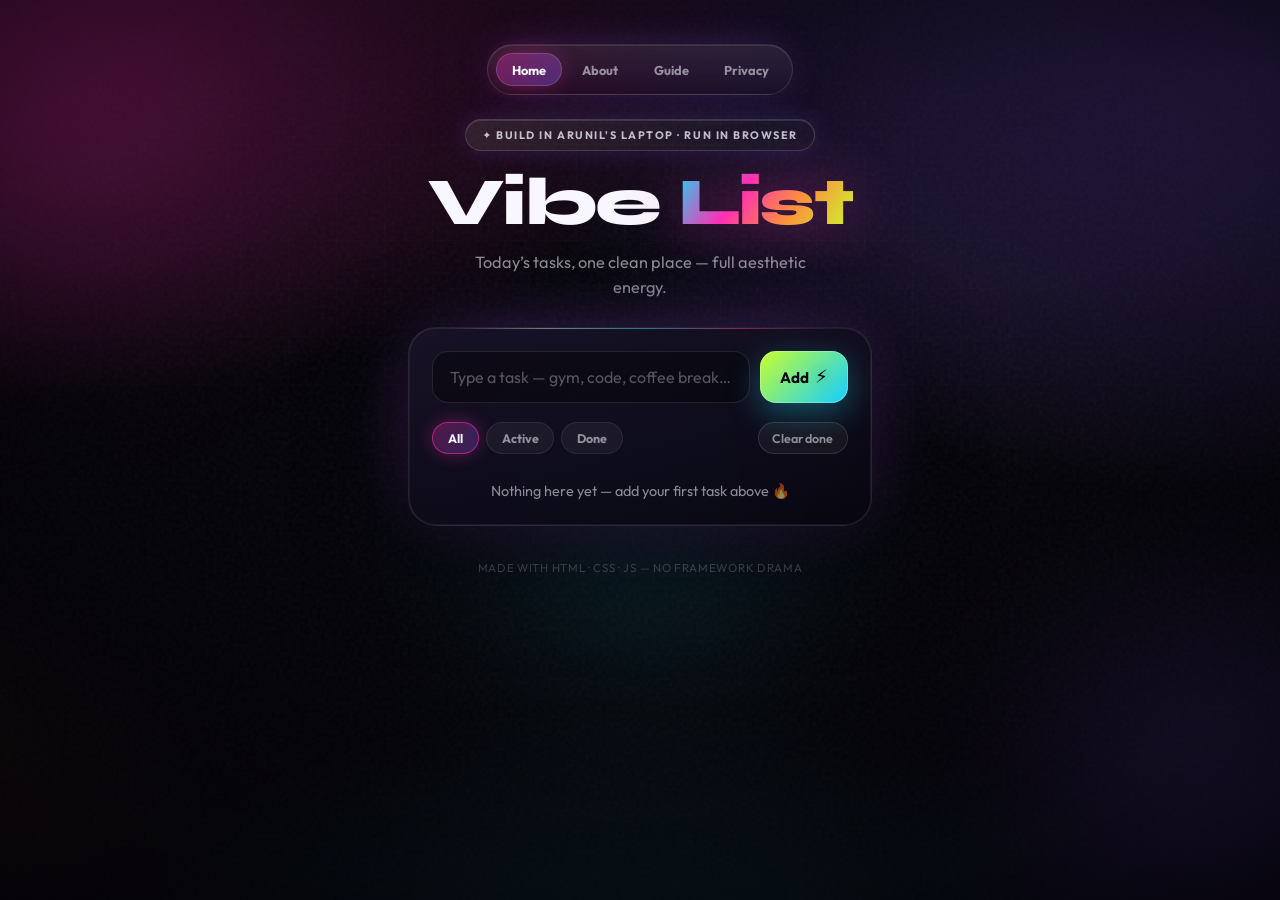
<file: index.html>
<!DOCTYPE html>
<html lang="en">
  <head>
    <meta charset="UTF-8" />
    <meta name="viewport" content="width=device-width, initial-scale=1.0" />
    <title>VibeList — todos that slap</title>
    <link rel="preconnect" href="https://fonts.googleapis.com" />
    <link rel="preconnect" href="https://fonts.gstatic.com" crossorigin />
    <link
      href="https://fonts.googleapis.com/css2?family=Outfit:wght@400;600;700;800&family=Syne:wght@600;700;800&display=swap"
      rel="stylesheet"
    />
    <link rel="stylesheet" href="styles.css" />
  </head>
  <body>
    <div class="scene" aria-hidden="true">
      <div class="aurora"></div>
      <div class="grid-overlay"></div>
      <div class="noise"></div>
      <div class="glow glow--1"></div>
      <div class="glow glow--2"></div>
      <div class="glow glow--3"></div>
      <div class="vignette"></div>
    </div>

    <main class="shell">
      <nav class="site-nav" aria-label="Main">
        <a href="index.html" aria-current="page">Home</a>
        <a href="about.html">About</a>
        <a href="guide.html">Guide</a>
        <a href="privacy.html">Privacy</a>
      </nav>

      <header class="hero">
        <p class="badge">✦ Build in arunil's laptop · run in browser</p>
        <h1 class="title">
          <span class="title__line">Vibe</span>
          <span class="title__line title__line--accent">List</span>
        </h1>
        <p class="tagline">Today’s tasks, one clean place — full aesthetic energy.</p>
      </header>

      <section class="panel" aria-labelledby="app-heading">
        <h2 id="app-heading" class="visually-hidden">Todo list</h2>

        <form class="composer" id="form-add" autocomplete="off">
          <label class="visually-hidden" for="input-todo">New task</label>
          <input
            id="input-todo"
            class="composer__input"
            type="text"
            name="todo"
            placeholder="Type a task — gym, code, coffee break…"
            maxlength="200"
            required
          />
          <button type="submit" class="btn btn--primary">
            <span class="btn__sheen" aria-hidden="true"></span>
            <span class="btn__inner">
              <span>Add</span>
              <span class="btn__spark" aria-hidden="true">⚡</span>
            </span>
          </button>
        </form>

        <div class="toolbar">
          <div class="filters" role="tablist" aria-label="Filter tasks">
            <button type="button" class="chip chip--active" data-filter="all" role="tab" aria-selected="true">
              All
            </button>
            <button type="button" class="chip" data-filter="active" role="tab" aria-selected="false">
              Active
            </button>
            <button type="button" class="chip" data-filter="completed" role="tab" aria-selected="false">
              Done
            </button>
          </div>
          <button type="button" class="btn btn--ghost" id="btn-clear" title="Remove all completed tasks">
            Clear done
          </button>
        </div>

        <ul class="list" id="list" aria-live="polite"></ul>
        <p class="empty" id="empty">Nothing here yet — add your first task above 🔥</p>
      </section>

      <footer class="foot">
        <span>Made with HTML · CSS · JS — no framework drama</span>
      </footer>
    </main>

    <script src="app.js"></script>
  </body>
</html>
</file>
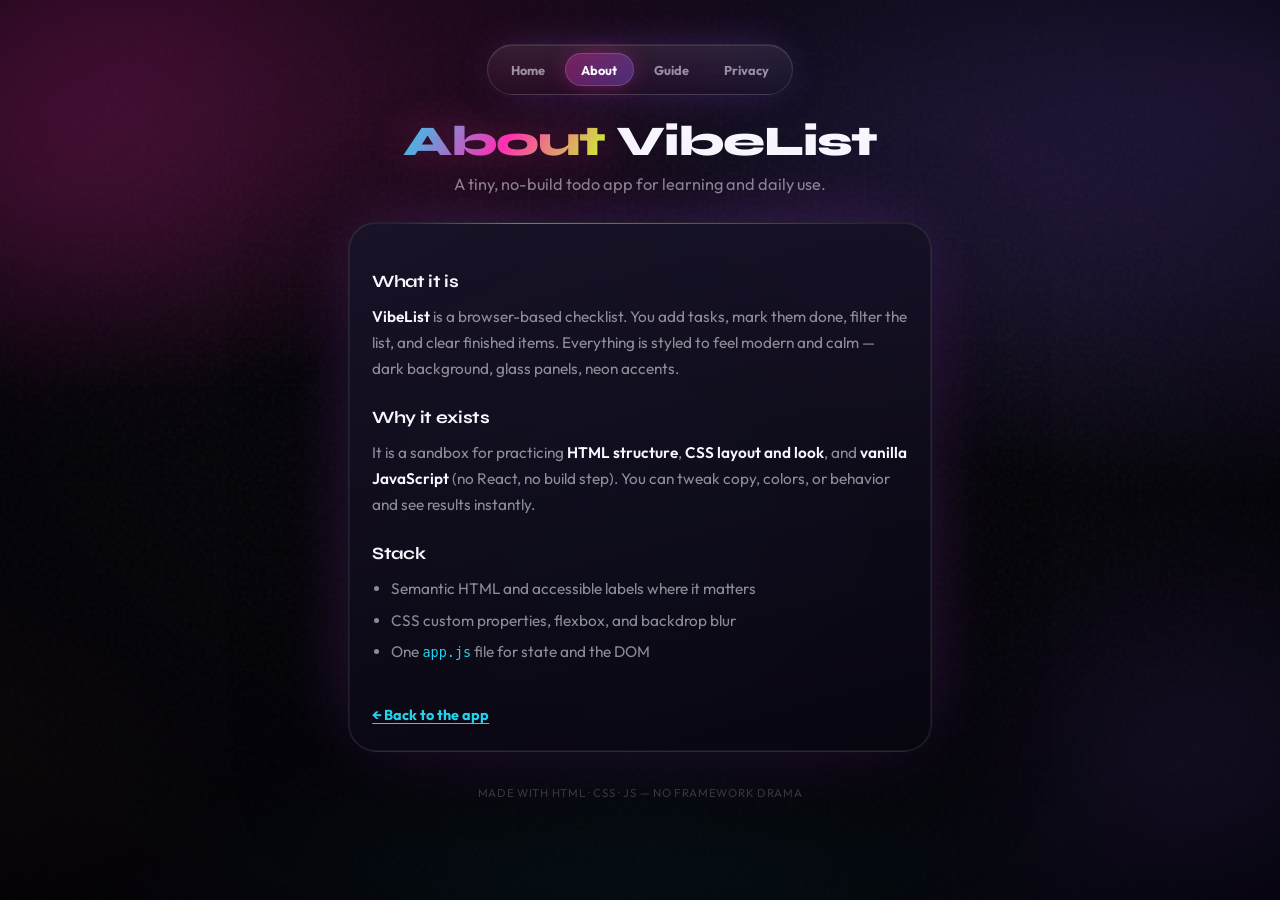
<file: about.html>
<!DOCTYPE html>
<html lang="en">
  <head>
    <meta charset="UTF-8" />
    <meta name="viewport" content="width=device-width, initial-scale=1.0" />
    <title>About — VibeList</title>
    <link rel="preconnect" href="https://fonts.googleapis.com" />
    <link rel="preconnect" href="https://fonts.gstatic.com" crossorigin />
    <link
      href="https://fonts.googleapis.com/css2?family=Outfit:wght@400;600;700;800&family=Syne:wght@600;700;800&display=swap"
      rel="stylesheet"
    />
    <link rel="stylesheet" href="styles.css" />
  </head>
  <body>
    <div class="scene" aria-hidden="true">
      <div class="aurora"></div>
      <div class="grid-overlay"></div>
      <div class="noise"></div>
      <div class="glow glow--1"></div>
      <div class="glow glow--2"></div>
      <div class="glow glow--3"></div>
      <div class="vignette"></div>
    </div>

    <main class="shell shell--wide">
      <nav class="site-nav" aria-label="Main">
        <a href="index.html">Home</a>
        <a href="about.html" aria-current="page">About</a>
        <a href="guide.html">Guide</a>
        <a href="privacy.html">Privacy</a>
      </nav>

      <header class="page-head">
        <h1 class="page-title"><span class="page-title--accent">About</span> VibeList</h1>
        <p class="page-lede">A tiny, no-build todo app for learning and daily use.</p>
      </header>

      <section class="panel prose" aria-labelledby="about-what">
        <h2 id="about-what" class="visually-hidden">What it is</h2>
        <h3>What it is</h3>
        <p>
          <strong>VibeList</strong> is a browser-based checklist. You add tasks, mark them done, filter the
          list, and clear finished items. Everything is styled to feel modern and calm — dark background,
          glass panels, neon accents.
        </p>

        <h3>Why it exists</h3>
        <p>
          It is a sandbox for practicing <strong>HTML structure</strong>, <strong>CSS layout and look</strong>,
          and <strong>vanilla JavaScript</strong> (no React, no build step). You can tweak copy, colors, or
          behavior and see results instantly.
        </p>

        <h3>Stack</h3>
        <ul>
          <li>Semantic HTML and accessible labels where it matters</li>
          <li>CSS custom properties, flexbox, and backdrop blur</li>
          <li>One <code>app.js</code> file for state and the DOM</li>
        </ul>

        <a class="back-link" href="index.html">← Back to the app</a>
      </section>

      <footer class="foot">
        <span>Made with HTML · CSS · JS — no framework drama</span>
      </footer>
    </main>
  </body>
</html>
</file>
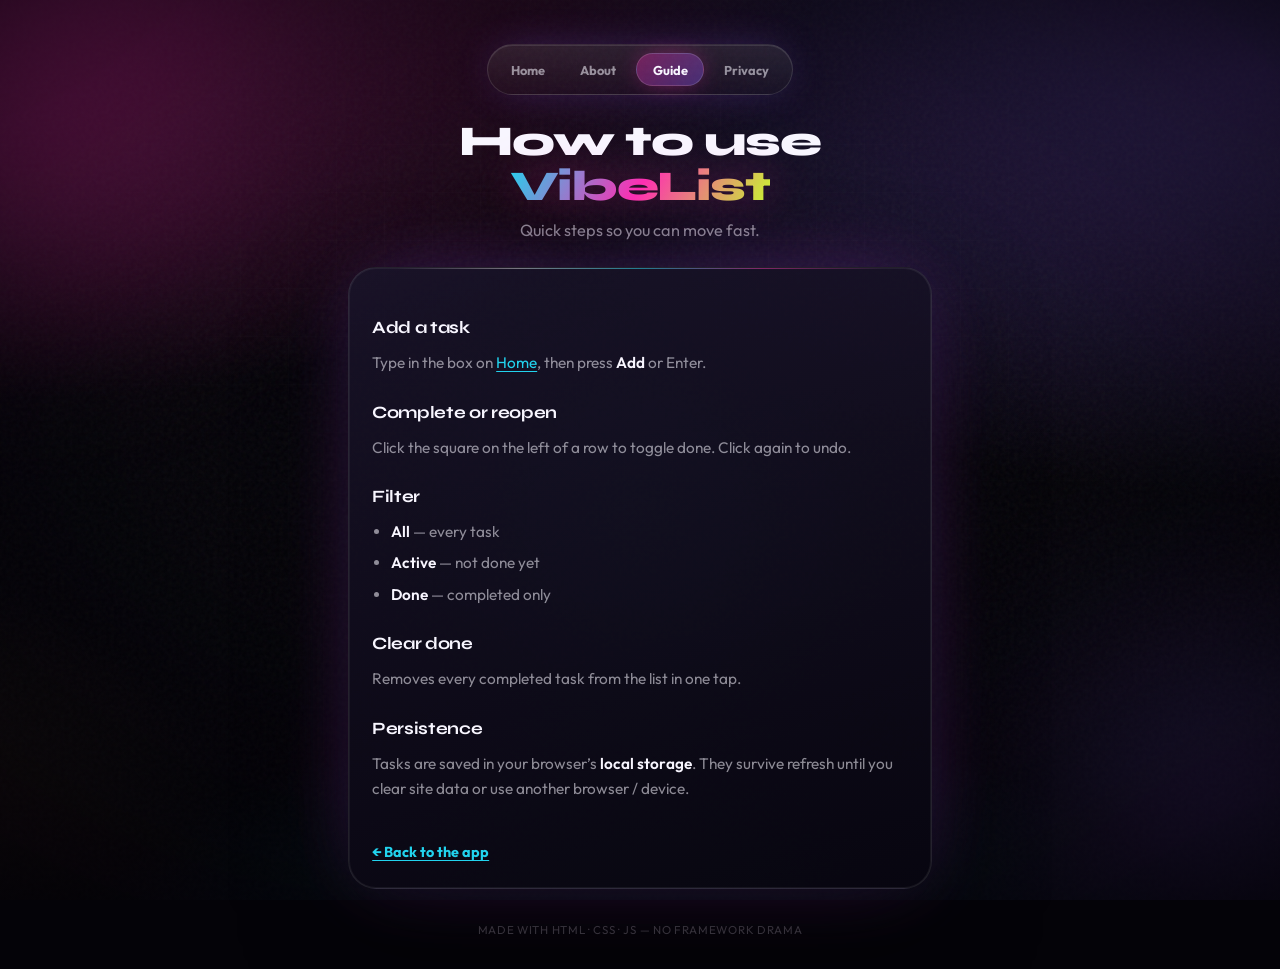
<file: guide.html>
<!DOCTYPE html>
<html lang="en">
  <head>
    <meta charset="UTF-8" />
    <meta name="viewport" content="width=device-width, initial-scale=1.0" />
    <title>Guide — VibeList</title>
    <link rel="preconnect" href="https://fonts.googleapis.com" />
    <link rel="preconnect" href="https://fonts.gstatic.com" crossorigin />
    <link
      href="https://fonts.googleapis.com/css2?family=Outfit:wght@400;600;700;800&family=Syne:wght@600;700;800&display=swap"
      rel="stylesheet"
    />
    <link rel="stylesheet" href="styles.css" />
  </head>
  <body>
    <div class="scene" aria-hidden="true">
      <div class="aurora"></div>
      <div class="grid-overlay"></div>
      <div class="noise"></div>
      <div class="glow glow--1"></div>
      <div class="glow glow--2"></div>
      <div class="glow glow--3"></div>
      <div class="vignette"></div>
    </div>

    <main class="shell shell--wide">
      <nav class="site-nav" aria-label="Main">
        <a href="index.html">Home</a>
        <a href="about.html">About</a>
        <a href="guide.html" aria-current="page">Guide</a>
        <a href="privacy.html">Privacy</a>
      </nav>

      <header class="page-head">
        <h1 class="page-title">How to use <span class="page-title--accent">VibeList</span></h1>
        <p class="page-lede">Quick steps so you can move fast.</p>
      </header>

      <section class="panel prose" aria-labelledby="guide-steps">
        <h2 id="guide-steps" class="visually-hidden">Steps</h2>

        <h3>Add a task</h3>
        <p>Type in the box on <a href="index.html">Home</a>, then press <strong>Add</strong> or Enter.</p>

        <h3>Complete or reopen</h3>
        <p>Click the square on the left of a row to toggle done. Click again to undo.</p>

        <h3>Filter</h3>
        <ul>
          <li><strong>All</strong> — every task</li>
          <li><strong>Active</strong> — not done yet</li>
          <li><strong>Done</strong> — completed only</li>
        </ul>

        <h3>Clear done</h3>
        <p>Removes every completed task from the list in one tap.</p>

        <h3>Persistence</h3>
        <p>Tasks are saved in your browser’s <strong>local storage</strong>. They survive refresh until you clear site data or use another browser / device.</p>

        <a class="back-link" href="index.html">← Back to the app</a>
      </section>

      <footer class="foot">
        <span>Made with HTML · CSS · JS — no framework drama</span>
      </footer>
    </main>
  </body>
</html>
</file>
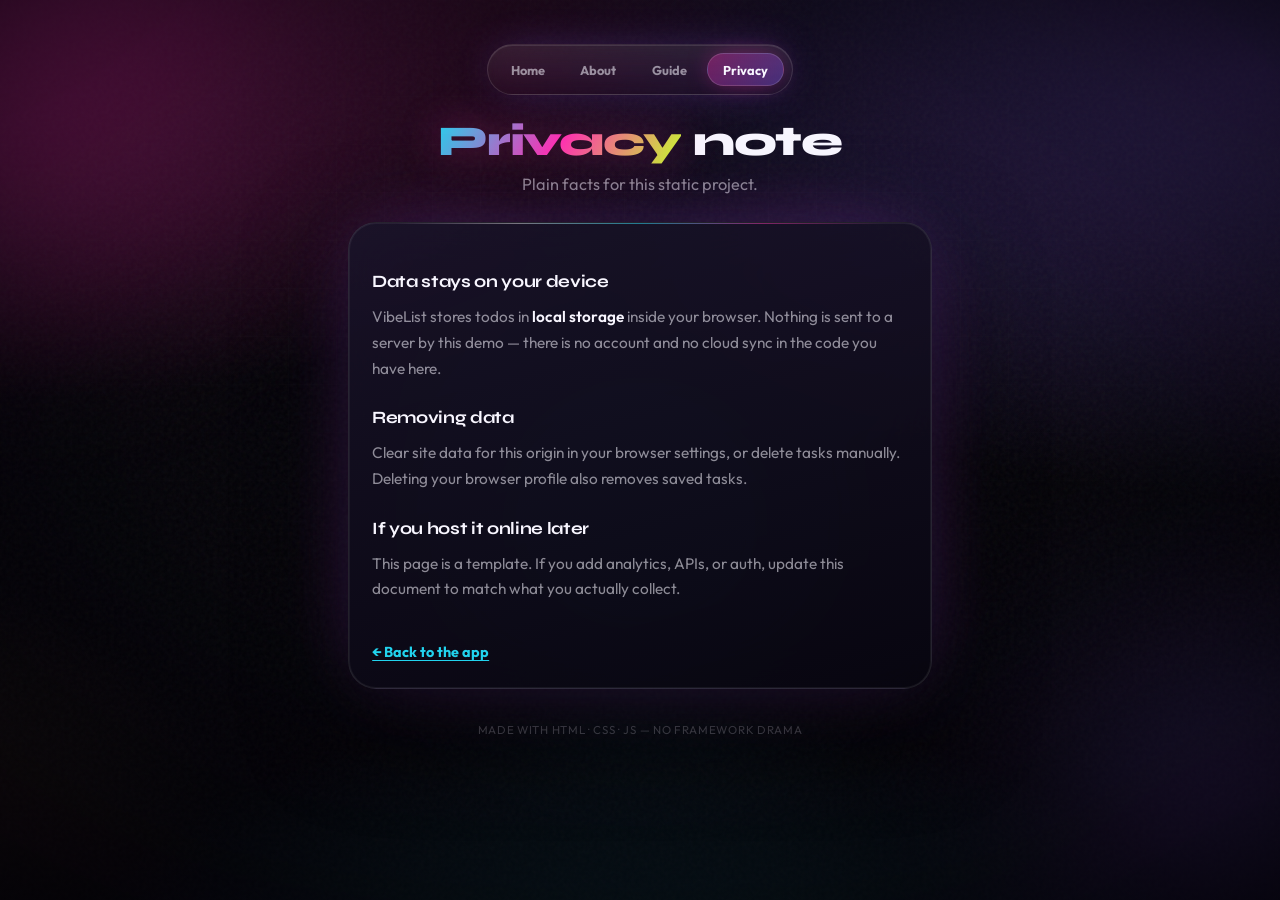
<file: privacy.html>
<!DOCTYPE html>
<html lang="en">
  <head>
    <meta charset="UTF-8" />
    <meta name="viewport" content="width=device-width, initial-scale=1.0" />
    <title>Privacy — VibeList</title>
    <link rel="preconnect" href="https://fonts.googleapis.com" />
    <link rel="preconnect" href="https://fonts.gstatic.com" crossorigin />
    <link
      href="https://fonts.googleapis.com/css2?family=Outfit:wght@400;600;700;800&family=Syne:wght@600;700;800&display=swap"
      rel="stylesheet"
    />
    <link rel="stylesheet" href="styles.css" />
  </head>
  <body>
    <div class="scene" aria-hidden="true">
      <div class="aurora"></div>
      <div class="grid-overlay"></div>
      <div class="noise"></div>
      <div class="glow glow--1"></div>
      <div class="glow glow--2"></div>
      <div class="glow glow--3"></div>
      <div class="vignette"></div>
    </div>

    <main class="shell shell--wide">
      <nav class="site-nav" aria-label="Main">
        <a href="index.html">Home</a>
        <a href="about.html">About</a>
        <a href="guide.html">Guide</a>
        <a href="privacy.html" aria-current="page">Privacy</a>
      </nav>

      <header class="page-head">
        <h1 class="page-title"><span class="page-title--accent">Privacy</span> note</h1>
        <p class="page-lede">Plain facts for this static project.</p>
      </header>

      <section class="panel prose" aria-labelledby="privacy-body">
        <h2 id="privacy-body" class="visually-hidden">Details</h2>

        <h3>Data stays on your device</h3>
        <p>
          VibeList stores todos in <strong>local storage</strong> inside your browser. Nothing is sent to a
          server by this demo — there is no account and no cloud sync in the code you have here.
        </p>

        <h3>Removing data</h3>
        <p>
          Clear site data for this origin in your browser settings, or delete tasks manually. Deleting your
          browser profile also removes saved tasks.
        </p>

        <h3>If you host it online later</h3>
        <p>
          This page is a template. If you add analytics, APIs, or auth, update this document to match what
          you actually collect.
        </p>

        <a class="back-link" href="index.html">← Back to the app</a>
      </section>

      <footer class="foot">
        <span>Made with HTML · CSS · JS — no framework drama</span>
      </footer>
    </main>
  </body>
</html>
</file>
<file: styles.css>
/* VibeList — high-impact neon glass */

:root {
  --bg-deep: #040308;
  --bg-card: rgba(14, 11, 24, 0.78);
  --stroke: rgba(255, 255, 255, 0.12);
  --text: #f8f6ff;
  --muted: rgba(248, 246, 255, 0.55);
  --accent-a: #ff2fb3;
  --accent-b: #8b5cf6;
  --accent-c: #22d3ee;
  --accent-d: #c8ff2d;
  --accent-e: #fb923c;
  --radius-xl: 28px;
  --radius-md: 16px;
  --shadow: 0 32px 100px rgba(0, 0, 0, 0.65);
  --font-display: "Syne", system-ui, sans-serif;
  --font-body: "Outfit", system-ui, sans-serif;
}

*,
*::before,
*::after {
  box-sizing: border-box;
}

::selection {
  background: rgba(139, 92, 246, 0.45);
  color: var(--text);
}

html {
  scroll-behavior: smooth;
}

body {
  margin: 0;
  min-height: 100vh;
  font-family: var(--font-body);
  color: var(--text);
  background: var(--bg-deep);
  overflow-x: hidden;
  -webkit-font-smoothing: antialiased;
}

:focus-visible {
  outline: 2px solid rgba(34, 211, 238, 0.85);
  outline-offset: 3px;
}

button:focus-visible {
  outline-offset: 2px;
}

.visually-hidden {
  position: absolute;
  width: 1px;
  height: 1px;
  padding: 0;
  margin: -1px;
  overflow: hidden;
  clip: rect(0, 0, 0, 0);
  white-space: nowrap;
  border: 0;
}

/* Fixed scene stack */
.scene {
  position: fixed;
  inset: 0;
  pointer-events: none;
  z-index: 0;
  overflow: hidden;
}

.aurora {
  position: absolute;
  inset: -20%;
  background:
    radial-gradient(ellipse 100% 80% at 15% 10%, rgba(255, 47, 179, 0.42) 0%, transparent 45%),
    radial-gradient(ellipse 90% 70% at 85% 20%, rgba(139, 92, 246, 0.38) 0%, transparent 48%),
    radial-gradient(ellipse 70% 60% at 50% 100%, rgba(34, 211, 238, 0.22) 0%, transparent 50%),
    radial-gradient(ellipse 60% 50% at 0% 80%, rgba(251, 146, 60, 0.15) 0%, transparent 45%);
  animation: aurora-shift 14s ease-in-out infinite alternate;
  filter: blur(0px);
}

@keyframes aurora-shift {
  0% {
    transform: translate(0, 0) scale(1) rotate(0deg);
    opacity: 1;
  }
  50% {
    transform: translate(3%, -2%) scale(1.05) rotate(2deg);
    opacity: 0.92;
  }
  100% {
    transform: translate(-2%, 3%) scale(1.08) rotate(-1deg);
    opacity: 1;
  }
}

.grid-overlay {
  position: absolute;
  inset: 0;
  opacity: 0.35;
  background-image:
    linear-gradient(rgba(255, 255, 255, 0.03) 1px, transparent 1px),
    linear-gradient(90deg, rgba(255, 255, 255, 0.03) 1px, transparent 1px);
  background-size: 48px 48px;
  mask-image: radial-gradient(ellipse 90% 70% at 50% 30%, #000 20%, transparent 72%);
}

.noise {
  position: absolute;
  inset: 0;
  opacity: 0.055;
  background-image: url("data:image/svg+xml,%3Csvg viewBox='0 0 256 256' xmlns='http://www.w3.org/2000/svg'%3E%3Cfilter id='n'%3E%3CfeTurbulence type='fractalNoise' baseFrequency='0.85' numOctaves='4' stitchTiles='stitch'/%3E%3C/filter%3E%3Crect width='100%25' height='100%25' filter='url(%23n)'/%3E%3C/svg%3E");
}

.glow {
  position: absolute;
  width: min(95vw, 560px);
  height: min(95vw, 560px);
  border-radius: 50%;
  filter: blur(100px);
  opacity: 0.5;
}

.glow--1 {
  top: -18%;
  left: -15%;
  background: radial-gradient(circle at 40% 40%, var(--accent-a), transparent 58%);
  animation: float-a 12s ease-in-out infinite;
}

.glow--2 {
  bottom: -22%;
  right: -18%;
  background: radial-gradient(circle at 50% 50%, var(--accent-b), transparent 58%);
  animation: float-b 14s ease-in-out infinite;
}

.glow--3 {
  top: 35%;
  left: 50%;
  transform: translateX(-50%);
  width: min(80vw, 420px);
  height: min(80vw, 420px);
  opacity: 0.28;
  background: radial-gradient(circle at 50% 50%, var(--accent-c), transparent 62%);
  animation: float-c 16s ease-in-out infinite;
}

@keyframes float-a {
  0%,
  100% {
    transform: translate(0, 0);
  }
  50% {
    transform: translate(4%, 6%);
  }
}

@keyframes float-b {
  0%,
  100% {
    transform: translate(0, 0);
  }
  50% {
    transform: translate(-5%, -4%);
  }
}

@keyframes float-c {
  0%,
  100% {
    transform: translateX(-50%) scale(1);
  }
  50% {
    transform: translateX(-50%) scale(1.12);
  }
}

.vignette {
  position: absolute;
  inset: 0;
  background: radial-gradient(ellipse 85% 70% at 50% 45%, transparent 30%, rgba(2, 1, 6, 0.85) 100%);
}

.shell {
  position: relative;
  z-index: 1;
  max-width: 520px;
  margin: 0 auto;
  padding: clamp(1.25rem, 4vw, 2.75rem) clamp(1rem, 4vw, 1.75rem) 2rem;
  animation: shell-in 0.85s cubic-bezier(0.22, 1, 0.36, 1) both;
}

@keyframes shell-in {
  from {
    opacity: 0;
    transform: translateY(20px);
  }
  to {
    opacity: 1;
    transform: translateY(0);
  }
}

.hero {
  text-align: center;
  margin-bottom: 1.65rem;
}

.badge {
  display: inline-block;
  font-size: 0.68rem;
  font-weight: 700;
  letter-spacing: 0.14em;
  text-transform: uppercase;
  color: rgba(248, 246, 255, 0.75);
  padding: 0.5rem 1rem;
  border-radius: 999px;
  border: 1px solid rgba(255, 255, 255, 0.14);
  background: linear-gradient(135deg, rgba(255, 255, 255, 0.09), rgba(255, 255, 255, 0.02));
  box-shadow:
    0 0 24px rgba(139, 92, 246, 0.2),
    inset 0 1px 0 rgba(255, 255, 255, 0.12);
  margin: 0 0 1.1rem;
  position: relative;
  overflow: hidden;
}

.badge::after {
  content: "";
  position: absolute;
  inset: 0;
  background: linear-gradient(
    105deg,
    transparent 0%,
    rgba(255, 255, 255, 0.12) 45%,
    transparent 90%
  );
  transform: translateX(-120%);
  animation: badge-sweep 4s ease-in-out infinite;
}

@keyframes badge-sweep {
  0%,
  30% {
    transform: translateX(-120%);
  }
  55%,
  100% {
    transform: translateX(120%);
  }
}

.title {
  font-family: var(--font-display);
  font-weight: 800;
  font-size: clamp(2.85rem, 11vw, 4.2rem);
  line-height: 0.92;
  margin: 0;
  letter-spacing: -0.04em;
  animation: title-pop 0.9s cubic-bezier(0.34, 1.56, 0.64, 1) 0.08s both;
}

@keyframes title-pop {
  from {
    opacity: 0;
    transform: scale(0.92) translateY(12px);
    filter: blur(4px);
  }
  to {
    opacity: 1;
    transform: scale(1) translateY(0);
    filter: blur(0);
  }
}

.title__line {
  display: inline-block;
}

.title__line--accent {
  background: linear-gradient(
    125deg,
    var(--accent-c) 0%,
    var(--accent-a) 35%,
    var(--accent-e) 65%,
    var(--accent-d) 100%
  );
  -webkit-background-clip: text;
  background-clip: text;
  color: transparent;
  filter: drop-shadow(0 0 28px rgba(255, 47, 179, 0.45));
}

.tagline {
  margin: 1rem 0 0;
  font-size: 1.02rem;
  color: var(--muted);
  line-height: 1.55;
  max-width: 34ch;
  margin-left: auto;
  margin-right: auto;
  animation: fade-up 0.85s ease 0.2s both;
}

@keyframes fade-up {
  from {
    opacity: 0;
    transform: translateY(8px);
  }
  to {
    opacity: 1;
    transform: translateY(0);
  }
}

.panel {
  position: relative;
  background: linear-gradient(165deg, rgba(26, 20, 42, 0.88), rgba(8, 6, 16, 0.92));
  backdrop-filter: blur(28px) saturate(140%);
  -webkit-backdrop-filter: blur(28px) saturate(140%);
  border: 1px solid rgba(255, 255, 255, 0.1);
  border-radius: var(--radius-xl);
  padding: 1.45rem;
  box-shadow:
    var(--shadow),
    0 0 0 1px rgba(255, 255, 255, 0.06) inset,
    0 0 80px -20px rgba(139, 92, 246, 0.45),
    0 0 100px -40px rgba(255, 47, 179, 0.25);
  overflow: hidden;
  animation: panel-in 0.95s cubic-bezier(0.22, 1, 0.36, 1) 0.12s both;
}

.panel::before {
  content: "";
  position: absolute;
  top: 0;
  left: 8%;
  right: 8%;
  height: 1px;
  background: linear-gradient(
    90deg,
    transparent,
    rgba(255, 255, 255, 0.45),
    rgba(34, 211, 238, 0.6),
    rgba(255, 47, 179, 0.5),
    transparent
  );
  opacity: 0.85;
  pointer-events: none;
}

@keyframes panel-in {
  from {
    opacity: 0;
    transform: translateY(16px) scale(0.98);
  }
  to {
    opacity: 1;
    transform: translateY(0) scale(1);
  }
}

.composer {
  display: flex;
  gap: 0.65rem;
  margin-bottom: 1.15rem;
}

.composer__input {
  flex: 1;
  min-width: 0;
  font: inherit;
  font-size: 1rem;
  padding: 0.95rem 1.05rem;
  border-radius: var(--radius-md);
  border: 1px solid rgba(255, 255, 255, 0.1);
  background: rgba(0, 0, 0, 0.35);
  color: var(--text);
  outline: none;
  transition:
    border-color 0.25s,
    box-shadow 0.25s,
    background 0.25s;
}

.composer__input::placeholder {
  color: rgba(248, 246, 255, 0.32);
}

.composer__input:focus {
  border-color: rgba(139, 92, 246, 0.65);
  box-shadow:
    0 0 0 3px rgba(139, 92, 246, 0.2),
    0 0 32px -8px rgba(34, 211, 238, 0.35);
  background: rgba(0, 0, 0, 0.45);
}

.btn {
  font-family: inherit;
  font-weight: 700;
  font-size: 0.95rem;
  border: none;
  border-radius: var(--radius-md);
  cursor: pointer;
  display: inline-flex;
  align-items: center;
  justify-content: center;
  gap: 0.35rem;
  transition:
    transform 0.18s cubic-bezier(0.34, 1.56, 0.64, 1),
    filter 0.18s,
    box-shadow 0.18s;
}

.btn:active {
  transform: scale(0.96);
}

.btn--primary {
  position: relative;
  overflow: hidden;
  padding: 0.88rem 1.25rem;
  color: #0c0514;
  background: linear-gradient(135deg, var(--accent-d) 0%, var(--accent-c) 45%, #a7f3d0 100%);
  background-size: 200% 200%;
  animation: btn-gradient 6s ease infinite;
  box-shadow:
    0 10px 32px rgba(34, 211, 238, 0.35),
    0 0 0 1px rgba(255, 255, 255, 0.25) inset;
}

.btn--primary:hover {
  filter: brightness(1.08) saturate(1.05);
  box-shadow:
    0 14px 40px rgba(255, 47, 179, 0.35),
    0 0 0 1px rgba(255, 255, 255, 0.3) inset;
}

@keyframes btn-gradient {
  0%,
  100% {
    background-position: 0% 50%;
  }
  50% {
    background-position: 100% 50%;
  }
}

.btn__sheen {
  position: absolute;
  inset: 0;
  pointer-events: none;
  background: linear-gradient(
    105deg,
    transparent 0%,
    transparent 42%,
    rgba(255, 255, 255, 0.55) 50%,
    transparent 58%,
    transparent 100%
  );
  transform: translateX(-130%);
  animation: sheen 3.2s ease-in-out infinite;
}

@keyframes sheen {
  0%,
  45% {
    transform: translateX(-130%);
  }
  60%,
  100% {
    transform: translateX(130%);
  }
}

.btn__inner {
  position: relative;
  z-index: 1;
  display: inline-flex;
  align-items: center;
  gap: 0.35rem;
}

.btn__spark {
  font-size: 1.15rem;
  line-height: 1;
  filter: drop-shadow(0 0 6px rgba(0, 0, 0, 0.35));
}

.btn--ghost {
  padding: 0.48rem 0.85rem;
  font-size: 0.78rem;
  font-weight: 600;
  color: var(--muted);
  background: rgba(255, 255, 255, 0.05);
  border: 1px solid rgba(255, 255, 255, 0.12);
}

.btn--ghost:hover {
  color: var(--text);
  background: rgba(255, 255, 255, 0.1);
  border-color: rgba(255, 255, 255, 0.22);
}

.toolbar {
  display: flex;
  flex-wrap: wrap;
  align-items: center;
  justify-content: space-between;
  gap: 0.75rem;
  margin-bottom: 1.05rem;
}

.filters {
  display: flex;
  gap: 0.45rem;
  flex-wrap: wrap;
}

.chip {
  font-family: inherit;
  font-size: 0.78rem;
  font-weight: 700;
  padding: 0.48rem 0.92rem;
  border-radius: 999px;
  border: 1px solid rgba(255, 255, 255, 0.08);
  background: rgba(255, 255, 255, 0.05);
  color: var(--muted);
  cursor: pointer;
  transition:
    color 0.2s,
    background 0.2s,
    border-color 0.2s,
    transform 0.15s,
    box-shadow 0.2s;
}

.chip:hover {
  color: var(--text);
  border-color: rgba(255, 255, 255, 0.18);
  background: rgba(255, 255, 255, 0.09);
}

.chip--active {
  color: var(--text);
  border-color: rgba(255, 47, 179, 0.55);
  background: linear-gradient(135deg, rgba(255, 47, 179, 0.28), rgba(139, 92, 246, 0.28));
  box-shadow: 0 0 20px -4px rgba(255, 47, 179, 0.55);
}

.chip:active {
  transform: scale(0.96);
}

.list {
  list-style: none;
  margin: 0;
  padding: 0;
  display: flex;
  flex-direction: column;
  gap: 0.55rem;
}

.item {
  display: flex;
  align-items: center;
  gap: 0.65rem;
  padding: 0.82rem 0.9rem;
  border-radius: var(--radius-md);
  border: 1px solid rgba(255, 255, 255, 0.08);
  background: rgba(255, 255, 255, 0.04);
  transition:
    transform 0.22s cubic-bezier(0.34, 1.56, 0.64, 1),
    border-color 0.22s,
    box-shadow 0.22s,
    background 0.22s;
  animation: pop 0.4s cubic-bezier(0.34, 1.56, 0.64, 1) both;
}

.item:hover {
  transform: translateY(-2px);
  border-color: rgba(34, 211, 238, 0.25);
  box-shadow: 0 12px 28px -12px rgba(0, 0, 0, 0.6);
  background: rgba(255, 255, 255, 0.07);
}

@keyframes pop {
  from {
    opacity: 0;
    transform: translateY(12px) scale(0.96);
  }
  to {
    opacity: 1;
    transform: translateY(0) scale(1);
  }
}

.item--done .item__text {
  color: var(--muted);
  text-decoration: line-through;
  text-decoration-thickness: 2px;
  text-decoration-color: rgba(200, 255, 45, 0.4);
}

.toggle {
  flex-shrink: 0;
  width: 1.5rem;
  height: 1.5rem;
  border-radius: 9px;
  border: 2px solid rgba(255, 255, 255, 0.22);
  background: transparent;
  cursor: pointer;
  display: grid;
  place-items: center;
  transition:
    border-color 0.2s,
    background 0.2s,
    transform 0.15s,
    box-shadow 0.2s;
}

.toggle:hover {
  border-color: var(--accent-c);
  box-shadow: 0 0 16px rgba(34, 211, 238, 0.35);
}

.toggle[aria-pressed="true"] {
  background: linear-gradient(145deg, var(--accent-b), var(--accent-a));
  border-color: transparent;
  box-shadow: 0 0 18px rgba(255, 47, 179, 0.45);
}

.toggle[aria-pressed="true"]::after {
  content: "✓";
  font-size: 0.72rem;
  font-weight: 800;
  color: #fff;
}

.toggle:active {
  transform: scale(0.9);
}

.item__text {
  flex: 1;
  min-width: 0;
  font-size: 1rem;
  line-height: 1.38;
  word-break: break-word;
}

.del {
  flex-shrink: 0;
  width: 2.35rem;
  height: 2.35rem;
  border: none;
  border-radius: 12px;
  background: rgba(255, 255, 255, 0.06);
  color: var(--muted);
  cursor: pointer;
  font-size: 1.15rem;
  line-height: 1;
  transition:
    color 0.2s,
    background 0.2s,
    transform 0.15s;
}

.del:hover {
  color: #fecaca;
  background: rgba(239, 68, 68, 0.2);
}

.del:active {
  transform: scale(0.92);
}

.empty {
  margin: 0.55rem 0 0;
  font-size: 0.9rem;
  color: var(--muted);
  text-align: center;
  line-height: 1.55;
}

.empty[hidden] {
  display: none;
}

.foot {
  margin-top: 2.1rem;
  text-align: center;
  font-size: 0.72rem;
  letter-spacing: 0.06em;
  text-transform: uppercase;
  color: rgba(248, 246, 255, 0.28);
}

/* Multi-page layout */
.shell--wide {
  max-width: 640px;
}

.site-nav {
  position: relative;
  z-index: 2;
  display: flex;
  flex-wrap: wrap;
  align-items: center;
  justify-content: center;
  gap: 0.3rem;
  margin: 0 auto 1.45rem;
  padding: 0.5rem;
  max-width: fit-content;
  border-radius: 999px;
  border: 1px solid rgba(255, 255, 255, 0.12);
  background: linear-gradient(180deg, rgba(255, 255, 255, 0.09), rgba(255, 255, 255, 0.02));
  backdrop-filter: blur(16px) saturate(150%);
  -webkit-backdrop-filter: blur(16px) saturate(150%);
  box-shadow:
    0 0 40px -10px rgba(139, 92, 246, 0.35),
    inset 0 1px 0 rgba(255, 255, 255, 0.1);
}

.site-nav a {
  font-size: 0.8rem;
  font-weight: 700;
  color: var(--muted);
  text-decoration: none;
  padding: 0.48rem 0.95rem;
  border-radius: 999px;
  transition:
    color 0.2s,
    background 0.2s,
    transform 0.15s;
}

.site-nav a:hover {
  color: var(--text);
  background: rgba(255, 255, 255, 0.1);
}

.site-nav a[aria-current="page"] {
  color: var(--text);
  background: linear-gradient(135deg, rgba(255, 47, 179, 0.35), rgba(139, 92, 246, 0.38));
  border: 1px solid rgba(255, 255, 255, 0.15);
  box-shadow: 0 0 24px -6px rgba(255, 47, 179, 0.55);
}

.page-head {
  text-align: center;
  margin-bottom: 1.5rem;
}

.page-title {
  font-family: var(--font-display);
  font-weight: 800;
  font-size: clamp(1.85rem, 6.5vw, 2.65rem);
  letter-spacing: -0.03em;
  margin: 0 0 0.5rem;
  line-height: 1.08;
}

.page-title--accent {
  background: linear-gradient(120deg, var(--accent-c), var(--accent-a), var(--accent-d));
  -webkit-background-clip: text;
  background-clip: text;
  color: transparent;
  filter: drop-shadow(0 0 20px rgba(255, 47, 179, 0.35));
}

.page-lede {
  margin: 0;
  font-size: 1.02rem;
  color: var(--muted);
  line-height: 1.55;
}

.prose {
  font-size: 0.96rem;
  line-height: 1.68;
  color: var(--muted);
}

.prose h3 {
  font-family: var(--font-display);
  font-size: 1.08rem;
  font-weight: 700;
  color: var(--text);
  margin: 1.35rem 0 0.5rem;
  letter-spacing: -0.02em;
}

.prose h3:first-child {
  margin-top: 0;
}

.prose p {
  margin: 0 0 0.85rem;
}

.prose ul {
  margin: 0 0 0.85rem;
  padding-left: 1.2rem;
}

.prose li {
  margin: 0.35rem 0;
}

.prose code {
  font-family: ui-monospace, "Cascadia Code", Consolas, monospace;
  font-size: 0.88em;
  color: var(--accent-c);
}

.prose strong {
  color: var(--text);
  font-weight: 600;
}

.prose a {
  color: var(--accent-c);
  text-decoration: underline;
  text-underline-offset: 3px;
  transition: color 0.2s;
}

.prose a:hover {
  color: var(--accent-a);
}

.back-link {
  display: inline-block;
  margin-top: 1.5rem;
  font-size: 0.9rem;
  font-weight: 700;
  color: var(--accent-c);
  text-decoration: none;
  transition: color 0.2s, transform 0.2s;
}

.back-link:hover {
  color: var(--accent-a);
}

@media (prefers-reduced-motion: reduce) {
  .aurora,
  .glow--1,
  .glow--2,
  .glow--3,
  .badge::after,
  .title,
  .tagline,
  .panel,
  .shell,
  .btn--primary,
  .btn__sheen {
    animation: none !important;
  }

  .btn--primary {
    background: linear-gradient(135deg, var(--accent-d), var(--accent-c));
  }
}
</file>
